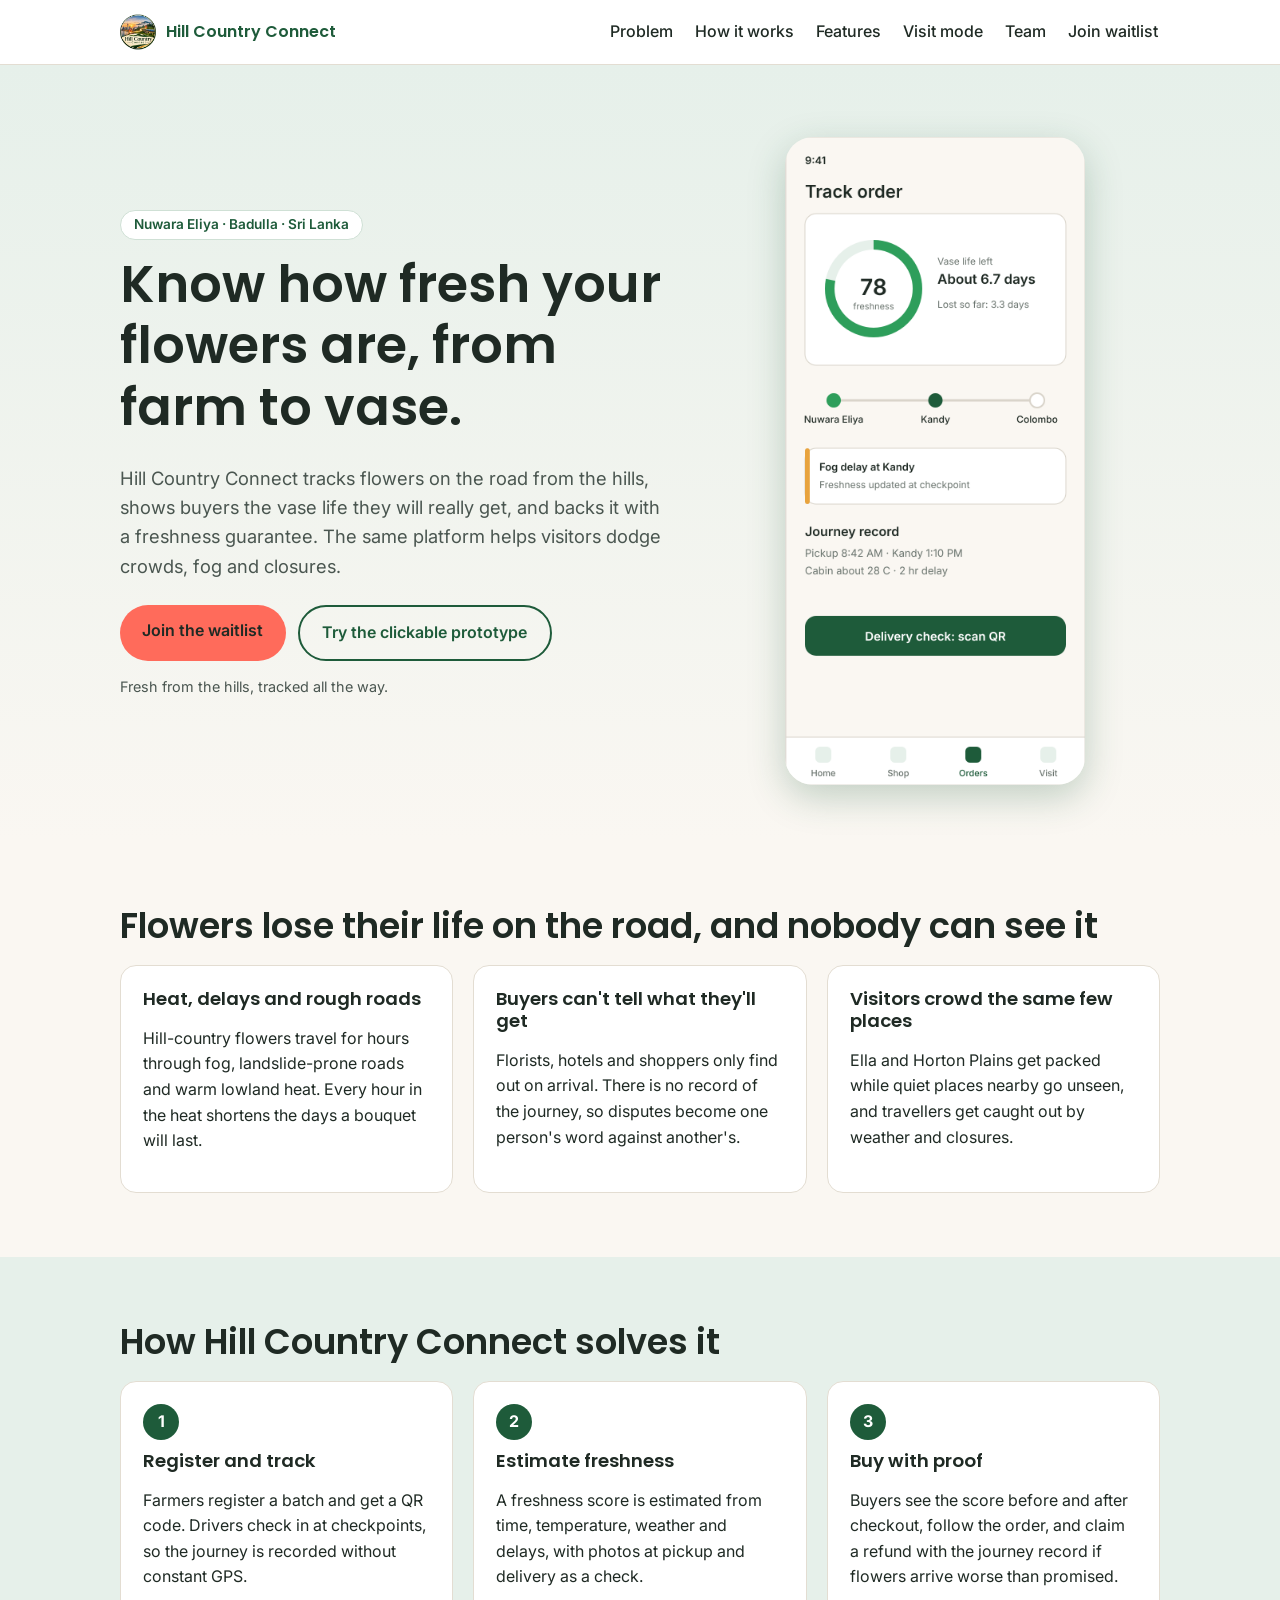
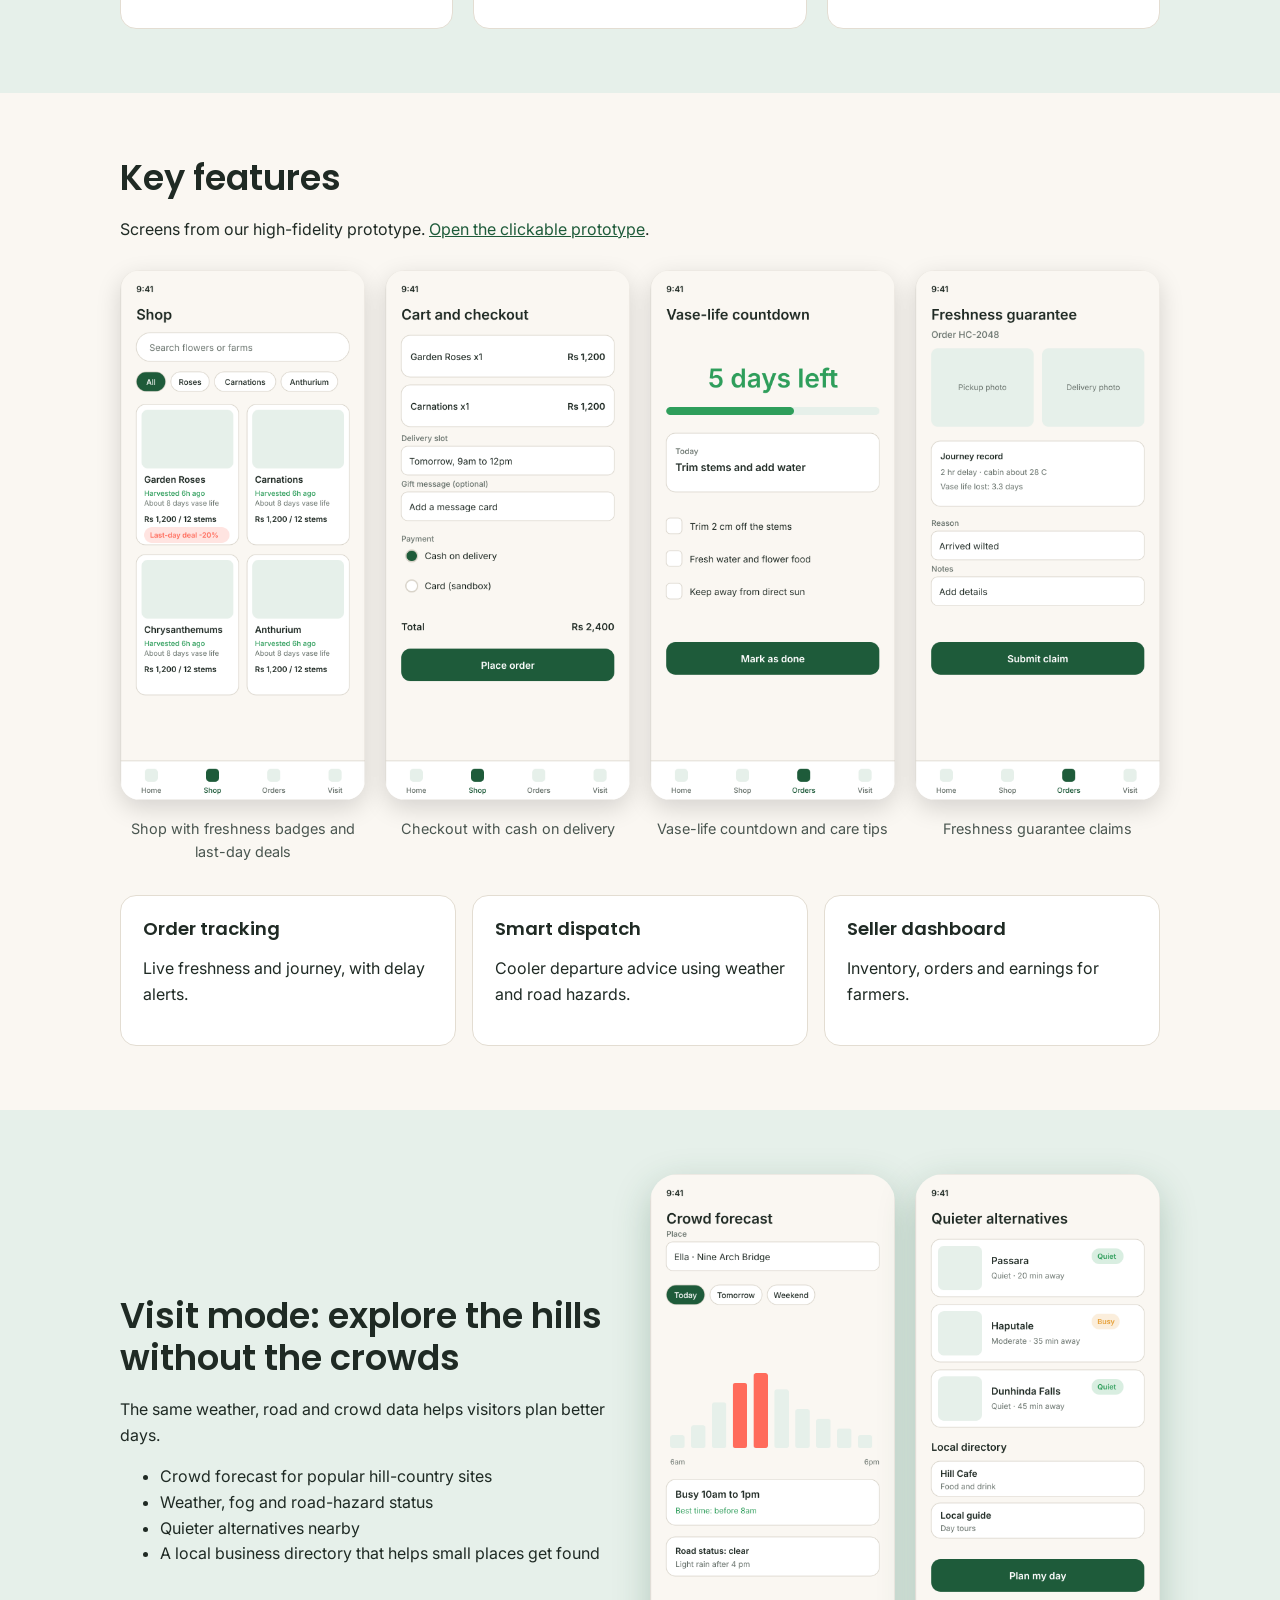
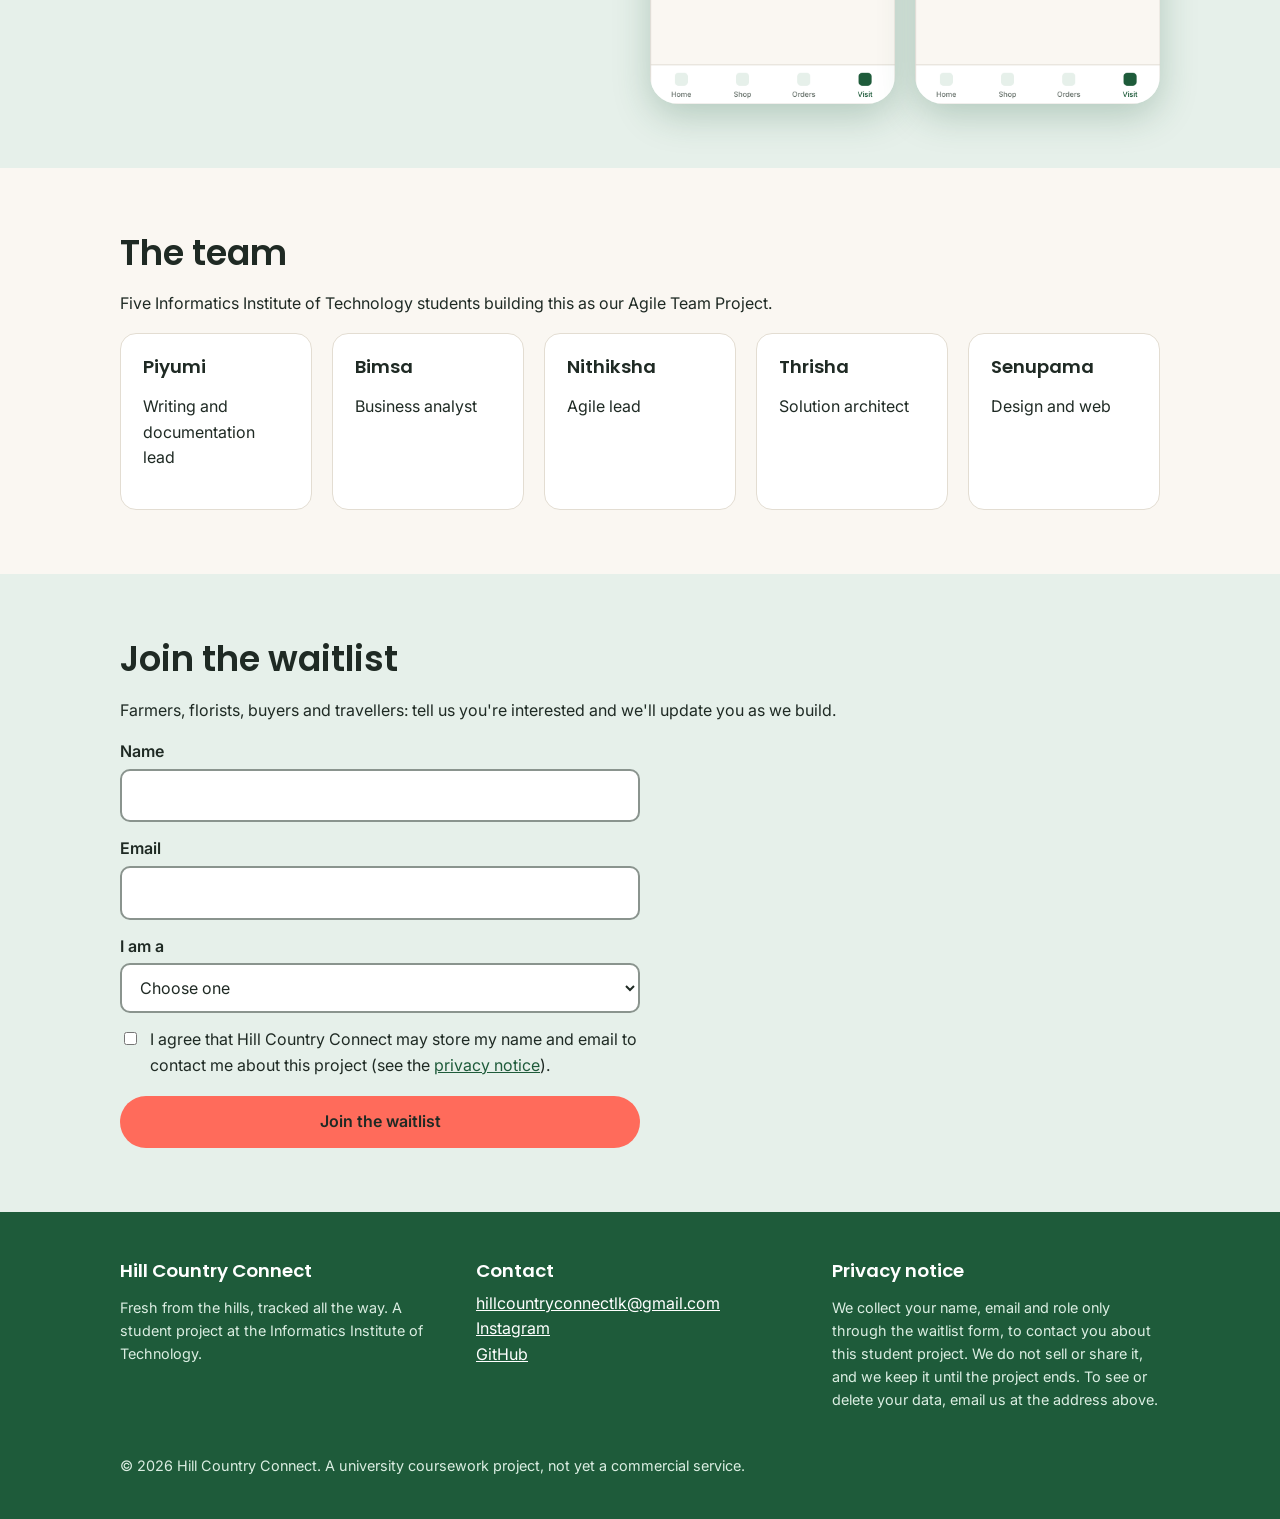
<file: index.html>
<!doctype html>
<html lang="en">
<head>
<meta charset="utf-8">
<meta name="viewport" content="width=device-width,initial-scale=1">
<title>Hill Country Connect | Know how fresh your flowers are, from farm to vase</title>
<meta name="description" content="Hill Country Connect tracks cut flowers from Nuwara Eliya and Badulla farms to your door, shows how much vase life is left, and helps visitors plan around hill-country crowds and weather.">
<link rel="icon" href="favicon.png" >
<link rel="canonical" href="https://hillcountryconnectlk.com/">
<meta property="og:type" content="website">
<meta property="og:title" content="Hill Country Connect: fresh from the hills, tracked all the way">
<meta property="og:description" content="Freshness-tracked flowers from Sri Lanka's hill country, plus a smarter way to visit it.">
<meta property="og:image" content="https://hillcountryconnectlk.com/og.png">
<meta property="og:url" content="https://hillcountryconnectlk.com/">
<meta name="twitter:card" content="summary_large_image">
<meta name="theme-color" content="#1E5B3A">
<link rel="preconnect" href="https://fonts.googleapis.com"><link rel="preconnect" href="https://fonts.gstatic.com" crossorigin>
<link href="https://fonts.googleapis.com/css2?family=Inter:wght@400;500;600&family=Poppins:wght@600&display=swap" rel="stylesheet">
<link rel="stylesheet" href="style.css">
</head>
<body>
<a class="skip" href="#main">Skip to main content</a>
<header class="site"><div class="wrap">
  <a class="brand" href="#top"><img src="logo.png" alt="" width="36" height="36"><span>Hill Country Connect</span></a>
  <nav aria-label="Main"><ul>
    <li><a href="#problem">Problem</a></li><li><a href="#how">How it works</a></li><li><a href="#features">Features</a></li><li><a href="#visit">Visit mode</a></li><li><a href="#team">Team</a></li><li><a href="#join">Join waitlist</a></li>
  </ul></nav>
</div></header>
<main id="main">
<section class="hero" id="top"><div class="wrap">
  <div>
    <span class="tag">Nuwara Eliya · Badulla · Sri Lanka</span>
    <h1>Know how fresh your flowers are, from farm to vase.</h1>
    <p class="lead">Hill Country Connect tracks flowers on the road from the hills, shows buyers the vase life they will really get, and backs it with a freshness guarantee. The same platform helps visitors dodge crowds, fog and closures.</p>
    <div class="cta"><a class="btn" href="#join">Join the waitlist</a><a class="btn alt" href="prototype/">Try the clickable prototype</a></div>
    <p class="small">Fresh from the hills, tracked all the way.</p>
  </div>
  <img class="phone" src="img/screen-8.png" alt="App screen showing an order's freshness score, days of vase life left and the journey from Nuwara Eliya to Colombo" width="750" height="1624">
</div></section>

<section id="problem"><div class="wrap">
  <h2>Flowers lose their life on the road, and nobody can see it</h2>
  <div class="grid g3">
    <div class="card"><h3>Heat, delays and rough roads</h3><p>Hill-country flowers travel for hours through fog, landslide-prone roads and warm lowland heat. Every hour in the heat shortens the days a bouquet will last.</p></div>
    <div class="card"><h3>Buyers can't tell what they'll get</h3><p>Florists, hotels and shoppers only find out on arrival. There is no record of the journey, so disputes become one person's word against another's.</p></div>
    <div class="card"><h3>Visitors crowd the same few places</h3><p>Ella and Horton Plains get packed while quiet places nearby go unseen, and travellers get caught out by weather and closures.</p></div>
  </div>
</div></section>

<section class="soft" id="how"><div class="wrap">
  <h2>How Hill Country Connect solves it</h2>
  <div class="grid g3">
    <div class="card"><span class="num" aria-hidden="true">1</span><h3>Register and track</h3><p>Farmers register a batch and get a QR code. Drivers check in at checkpoints, so the journey is recorded without constant GPS.</p></div>
    <div class="card"><span class="num" aria-hidden="true">2</span><h3>Estimate freshness</h3><p>A freshness score is estimated from time, temperature, weather and delays, with photos at pickup and delivery as a check.</p></div>
    <div class="card"><span class="num" aria-hidden="true">3</span><h3>Buy with proof</h3><p>Buyers see the score before and after checkout, follow the order, and claim a refund with the journey record if flowers arrive worse than promised.</p></div>
  </div>
</div></section>

<section id="features"><div class="wrap">
  <h2>Key features</h2>
  <p>Screens from our high-fidelity prototype. <a href="prototype/">Open the clickable prototype</a>.</p>
  <div class="shots">
    <figure><img src="img/screen-5.png" alt="Shop screen listing bouquets with freshness badges and a last-day deal" width="750" height="1624" loading="lazy"><figcaption>Shop with freshness badges and last-day deals</figcaption></figure>
    <figure><img src="img/screen-7.png" alt="Cart and checkout with delivery slot, cash on delivery and card options" width="750" height="1624" loading="lazy"><figcaption>Checkout with cash on delivery</figcaption></figure>
    <figure><img src="img/screen-9.png" alt="Vase-life countdown screen with care reminders" width="750" height="1624" loading="lazy"><figcaption>Vase-life countdown and care tips</figcaption></figure>
    <figure><img src="img/screen-10.png" alt="Freshness guarantee claim with pickup and delivery photos and journey record" width="750" height="1624" loading="lazy"><figcaption>Freshness guarantee claims</figcaption></figure>
  </div>
  <div class="feat" style="margin-top:32px">
    <div class="card"><h3>Order tracking</h3><p>Live freshness and journey, with delay alerts.</p></div>
    <div class="card"><h3>Smart dispatch</h3><p>Cooler departure advice using weather and road hazards.</p></div>
    <div class="card"><h3>Seller dashboard</h3><p>Inventory, orders and earnings for farmers.</p></div>
  </div>
</div></section>

<section class="soft" id="visit"><div class="wrap">
  <div class="grid g2" style="align-items:center">
    <div>
      <h2>Visit mode: explore the hills without the crowds</h2>
      <p>The same weather, road and crowd data helps visitors plan better days.</p>
      <ul>
        <li>Crowd forecast for popular hill-country sites</li>
        <li>Weather, fog and road-hazard status</li>
        <li>Quieter alternatives nearby</li>
        <li>A local business directory that helps small places get found</li>
      </ul>
    </div>
    <div class="grid g2">
      <img class="phone" src="img/screen-11.png" alt="Crowd forecast screen showing busy hours and the best time to visit" width="750" height="1624" loading="lazy">
      <img class="phone" src="img/screen-12.png" alt="Screen suggesting quieter alternative places and local businesses" width="750" height="1624" loading="lazy">
    </div>
  </div>
</div></section>

<section id="team"><div class="wrap">
  <h2>The team</h2>
  <p>Five Informatics Institute of Technology students building this as our Agile Team Project.</p>
  <div class="grid g5">
    <div class="card"><h3>Piyumi</h3><p>Writing and documentation lead</p></div>
    <div class="card"><h3>Bimsa</h3><p>Business analyst</p></div>
    <div class="card"><h3>Nithiksha</h3><p>Agile lead</p></div>
    <div class="card"><h3>Thrisha</h3><p>Solution architect</p></div>
    <div class="card"><h3>Senupama</h3><p>Design and web</p></div>
  </div>
</div></section>

<section class="soft" id="join"><div class="wrap">
  <h2>Join the waitlist</h2>
  <p>Farmers, florists, buyers and travellers: tell us you're interested and we'll update you as we build.</p>
  <form name="waitlist" method="POST" action="thanks.html" data-netlify="true" netlify-honeypot="bot-field">
    <input type="hidden" name="form-name" value="waitlist">
    <p class="hp"><label>Leave this empty <input name="bot-field" tabindex="-1" autocomplete="off"></label></p>
    <div><label for="name">Name</label><input id="name" name="name" autocomplete="name" required></div>
    <div><label for="email">Email</label><input id="email" name="email" type="email" autocomplete="email" required></div>
    <div><label for="role">I am a</label>
      <select id="role" name="role" required><option value="">Choose one</option><option>Flower farmer</option><option>Driver or collector</option><option>Florist, hotel or buyer</option><option>Traveller or tourist</option><option>Other</option></select></div>
    <label class="check"><input type="checkbox" name="consent" required> <span>I agree that Hill Country Connect may store my name and email to contact me about this project (see the <a href="#privacy">privacy notice</a>).</span></label>
    <button class="btn" type="submit">Join the waitlist</button>
  </form>
</div></section>
</main>

<footer><div class="wrap">
  <div class="cols">
    <div><h3>Hill Country Connect</h3><p class="small">Fresh from the hills, tracked all the way. A student project at the Informatics Institute of Technology.</p></div>
    <div><h3>Contact</h3><ul><li><a href="mailto:hillcountryconnectlk@gmail.com">hillcountryconnectlk@gmail.com</a></li><li><a href="https://www.instagram.com/hillcountry_connect">Instagram</a></li><!-- <li><a href="REPLACE_LINKEDIN_URL">LinkedIn</a></li> --><li><a href="https://github.com/hillcountryconnect">GitHub</a></li></ul></div>
    <div id="privacy"><h3>Privacy notice</h3><p class="small">We collect your name, email and role only through the waitlist form, to contact you about this student project. We do not sell or share it, and we keep it until the project ends. To see or delete your data, email us at the address above.</p></div>
  </div>
  <p class="small" style="margin-top:28px">© 2026 Hill Country Connect. A university coursework project, not yet a commercial service.</p>
</div></footer>
</body></html>
</file>
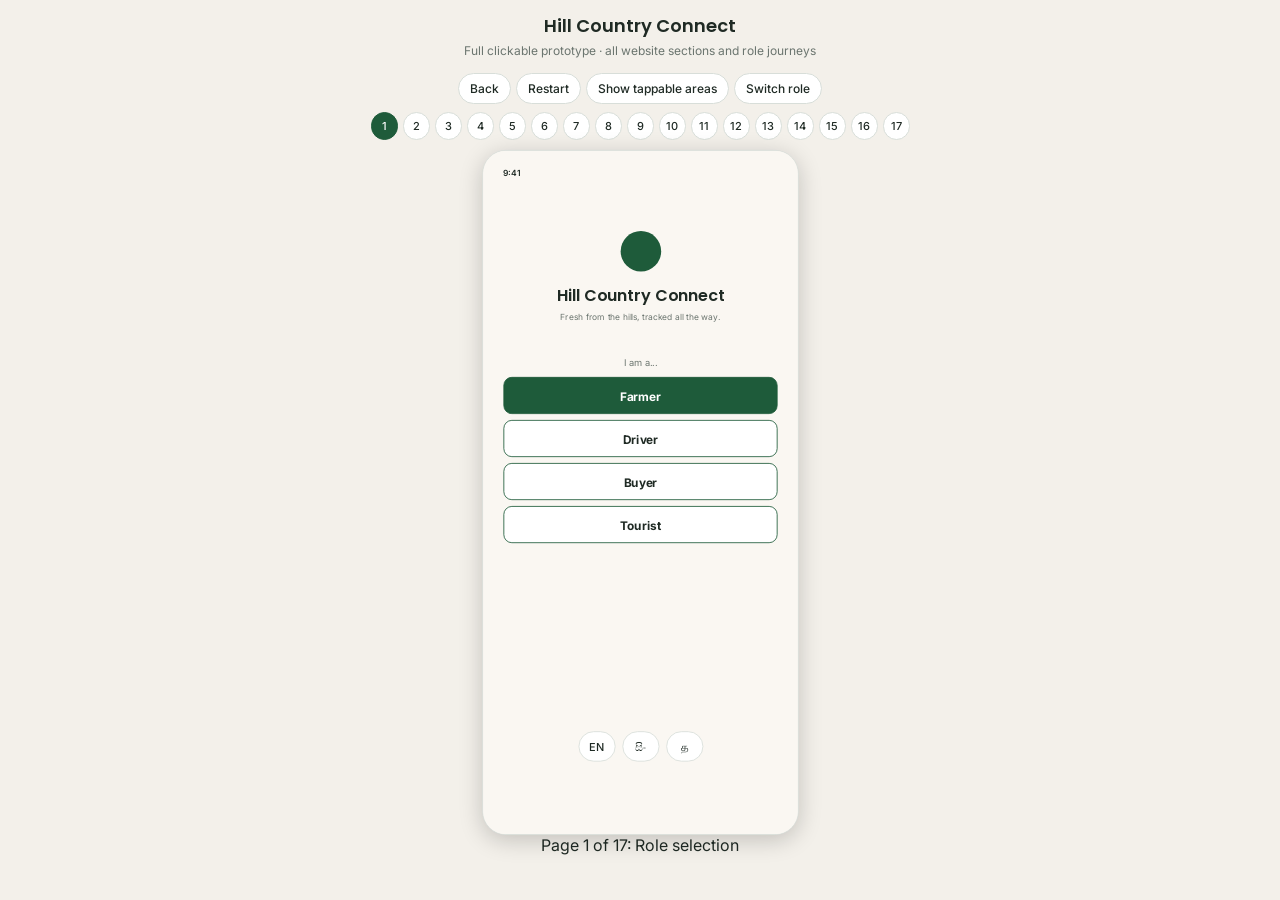
<file: prototype/index.html>
<!DOCTYPE html>
<html lang="en"><head><meta http-equiv="Content-Type" content="text/html; charset=UTF-8"><meta name="viewport" content="width=device-width,initial-scale=1,viewport-fit=cover"><title>Hill Country Connect · Full Clickable Prototype</title><link rel="preconnect" href="https://fonts.googleapis.com/"><link href="https://fonts.googleapis.com/css2?family=Inter:wght@400;500;600;700&family=Poppins:wght@600&display=swap" rel="stylesheet">
<style>
:root{--bg:#F3F0EA;--fg:#1F2A24;--sub:#6B756F;--card:#fff;--line:#D8DED9;--pri:#1E5B3A;--pale:#E6F0EA;--coral:#FF6B5B}*{box-sizing:border-box}body{margin:0;background:var(--bg);color:var(--fg);font-family:Inter,Arial,sans-serif;display:flex;flex-direction:column;align-items:center;min-height:100vh}header{width:100%;max-width:680px;padding:12px 16px 3px;text-align:center}header h1{font:600 18px Poppins,Inter;margin:0}header p{margin:4px 0 8px;font-size:12px;color:var(--sub)}button{font:500 12px Inter,Arial;color:var(--fg);background:white;border:1px solid var(--line);border-radius:999px;padding:7px 11px;cursor:pointer}.toolbar,.jumps{display:flex;flex-wrap:wrap;justify-content:center;gap:5px;padding:4px 10px}.jumps button{min-width:27px;padding:6px 0;font-size:11px}.jumps button[aria-current=true]{background:var(--pri);color:#fff;border-color:var(--pri)}.stage{width:375px;height:812px;position:relative;margin-top:6px;transform-origin:top center}.phone{position:absolute;inset:0;width:375px;height:812px;border:1px solid var(--line);border-radius:28px;background:#FAF7F2;box-shadow:0 6px 28px #0003;overflow:hidden}.welcome{position:absolute;inset:0;display:flex;flex-direction:column;align-items:center;padding:20px 24px;background:#FAF7F2}.status{height:23px;align-self:stretch;font-size:10px;font-weight:600}.welcome-mark{width:48px;height:48px;border-radius:50%;background:var(--pri);margin-top:52px}.welcome h2{font:600 19px Poppins,Inter;margin:14px 0 4px}.welcome>p{font-size:10px;color:var(--sub);margin:0}.welcome-prompt{margin-top:42px!important;font-size:11px!important}.welcome-roles{margin-top:10px;width:100%;display:grid;gap:7px}.welcome-roles button{height:39px;border-radius:10px;font-weight:700;border:1px dashed var(--coral);background:#e9e1dc}.welcome-roles button:first-child{background:var(--pri);color:white}.languages{margin-top:auto;margin-bottom:66px;color:var(--sub);font-size:10px}.app-head{height:122px;padding:10px 17px 8px;background:#FAF7F2;border-bottom:1px solid #eae6de}.headrow{display:flex;align-items:center;justify-content:space-between;height:20px;font-size:9px;color:var(--sub)}.app-head h2{font:600 17px Poppins,Inter;margin:9px 0 7px}.role-switch{display:flex;gap:4px;overflow:auto}.role-switch button{font-size:9px;padding:5px 8px;white-space:nowrap}.role-switch button.active{background:var(--pri);color:white;border-color:var(--pri)}.scroll{position:absolute;top:122px;bottom:59px;left:0;right:0;overflow-y:auto;padding:13px 14px 17px;scrollbar-width:thin}.bottom{position:absolute;bottom:0;left:0;right:0;height:59px;background:#fff;border-top:1px solid var(--line);display:grid;grid-template-columns:repeat(5,1fr);z-index:2}.bottom button{border:0;border-radius:0;background:transparent;padding:5px 1px;color:var(--sub);font-size:8px;display:flex;flex-direction:column;align-items:center;justify-content:center;gap:4px}.bottom button.active{color:var(--pri);font-weight:700}.bottom i{font-style:normal;font-size:15px}.card{background:#fff;border:1px solid var(--line);border-radius:12px;padding:13px;margin-bottom:10px}.eyebrow{font-size:8px;letter-spacing:.8px;color:var(--sub);font-weight:700;text-transform:uppercase;margin:0 0 6px}.title{font:600 16px Poppins,Inter;margin:0 0 8px}.copy{font-size:10px;line-height:1.55;color:var(--sub);margin:4px 0}.small{font-size:9px;color:var(--sub);line-height:1.5}.pill{display:inline-block;background:#e6f0ea;color:var(--pri);padding:4px 7px;border-radius:20px;font-size:8px;font-weight:700}.btn{border:0;border-radius:9px;background:var(--pri);color:#fff;padding:10px 12px;font-size:10px;font-weight:700;cursor:pointer}.btn.full{width:100%}.btn.secondary{background:#e6f0ea;color:var(--pri)}.btn.ghost{background:white;border:1px solid var(--line);color:var(--pri)}.row{display:flex;align-items:center;justify-content:space-between;gap:8px;padding:10px 0;border-top:1px solid #edf0ec}.row:first-child{border-top:0}.row b{font-size:10px}.row small{display:block;font-size:8px;color:var(--sub);margin-top:3px}.stats{display:grid;grid-template-columns:repeat(3,1fr);gap:6px;margin-bottom:9px}.stat{padding:10px 8px;background:#fff;border:1px solid var(--line);border-radius:10px}.stat small{display:block;font-size:8px;color:var(--sub)}.stat b{font-size:13px;display:block;margin-top:5px}.weather{display:flex;align-items:center;gap:9px}.weather-icon{font-size:20px}.weather strong{font-size:11px}.weather small{display:block;font-size:8px;color:var(--sub);margin-top:4px}.live{font-size:7px!important;color:var(--pri)!important;font-weight:700}.notice{background:#F2F6F2;color:#506459;border:1px solid #DEE7DF;border-radius:9px;padding:10px;font-size:9px;line-height:1.5;margin:8px 0}.risk{color:#a4691e}.ring{width:54px;height:54px;border:5px solid #dcebdc;border-top-color:var(--pri);border-radius:50%;display:grid;place-items:center;font-weight:700;color:var(--pri);font-size:12px;flex:0 0 auto}.split{display:flex;align-items:center;gap:12px}.field{display:flex;flex-direction:column;gap:5px;font-size:9px;font-weight:600;color:#52645d;margin:8px 0}.field input,.field select,.field textarea,.search{border:1px solid var(--line);border-radius:8px;padding:9px;font:10px Inter,Arial;background:#fff;color:var(--fg);width:100%}.field textarea{height:108px;resize:vertical}.grid2{display:grid;grid-template-columns:1fr 1fr;gap:7px}.badge{font-size:8px;border-radius:10px;padding:4px 7px;background:#f2f4f0;color:var(--sub)}.timeline{padding-left:13px;border-left:2px solid #dce7dd;margin:12px 0}.timeline .stop{position:relative;padding:0 0 12px;font-size:9px}.timeline .stop:before{content:'';position:absolute;left:-18px;top:1px;width:8px;height:8px;border:2px solid var(--pri);border-radius:50%;background:white}.timeline small{display:block;color:var(--sub);margin-top:3px}.mapbox{height:195px;border-radius:10px;overflow:hidden;background:#e7ede6;position:relative;margin:8px 0}.mapbox #routeMapCanvas{width:100%;height:100%}.mapbox .maptag{z-index:500}.map-error{position:absolute;z-index:500;bottom:8px;left:8px;right:8px;background:#fff;border-radius:7px;padding:7px;font-size:8px;color:#8a4a3d;box-shadow:0 2px 8px #0002}.maptag{position:absolute;top:8px;left:8px;background:white;border-radius:8px;padding:7px 9px;font-size:8px;color:var(--sub);box-shadow:0 2px 8px #0002}.maptag b{display:block;font-size:11px;color:var(--fg);margin-top:3px}.tabrow{display:flex;gap:5px;overflow:auto;margin:8px 0}.tabrow button{font-size:8px;padding:6px 8px;white-space:nowrap}.tabrow button.active{background:#e6f0ea;color:var(--pri)}.crop{border-top:1px solid #edf0ec;padding:10px 2px;display:flex;justify-content:space-between;align-items:center;font-size:9px;cursor:pointer}.crop:first-of-type{border-top:0}.crop small{display:block;color:var(--sub);margin-top:3px}.alertitem{display:flex;gap:9px;padding:10px 0;border-top:1px solid #edf0ec;font-size:9px}.alerticon{width:25px;height:25px;display:grid;place-items:center;background:#fbf2df;border-radius:8px;flex:none}.alertitem b{font-size:9px}.alertitem small{display:block;color:var(--sub);margin-top:4px;line-height:1.45}.product{display:flex;gap:9px;align-items:center;padding:10px 0;border-top:1px solid #edf0ec}.flower{width:39px;height:39px;border-radius:9px;background:#f3e1e5;display:grid;place-items:center;font-size:19px;flex:none}.product b{font-size:10px}.product small{display:block;color:var(--sub);font-size:8px;margin-top:3px}.photo{height:72px;background:#edf1eb;border-radius:9px;display:grid;place-items:center;color:var(--sub);font-size:9px}.footnote{font-size:8px;color:var(--sub);line-height:1.5}.place{padding:11px;background:#f6f7f3;border-radius:9px;margin:7px 0}.place b{font-size:10px}.place small{display:block;color:var(--sub);margin-top:4px}.hidden{display:none!important}.toast{position:fixed;bottom:20px;left:50%;transform:translateX(-50%);background:#20352b;color:white;padding:9px 13px;border-radius:9px;z-index:8;font-size:10px;opacity:0;transition:.2s}.toast.show{opacity:1}.show .phone button[data-page],.show .phone button[data-role],.show .phone button[data-action]{outline:1px dashed var(--coral)}
@media(max-width:600px){header{padding-top:9px}.stage{margin-top:4px}.toolbar button{font-size:10px}.jumps{max-width:440px}.cap{margin-bottom:5px}}

/* readability and tap-target fixes */
.welcome-roles button{border:1px solid var(--pri);background:#fff;height:44px;font-size:14px}.welcome-roles button:first-child{background:var(--pri)}
.languages{display:flex;gap:8px;align-items:center;justify-content:center}.languages button{min-width:44px;min-height:36px;font-size:13px}
.copy{font-size:12px}.small{font-size:11px}.eyebrow{font-size:10px}.btn{font-size:12px;padding:12px 14px;min-height:40px}
.row b{font-size:12px}.row small{font-size:10px}.field{font-size:11px}.field input,.field select,.field textarea,.search{font-size:12px;padding:11px}
.bottom button{font-size:10px}.badge,.pill{font-size:10px}.notice{font-size:11px}.footnote{font-size:10px}
.product b{font-size:12px}.product small{font-size:10px}.stat small{font-size:10px}.stat b{font-size:15px}
.headrow{font-size:11px}.role-switch button{font-size:11px;padding:8px 11px}.tabrow button{font-size:11px;padding:8px 10px}
.weather strong{font-size:13px}.weather small{font-size:10px}.live{font-size:9px!important}
.alertitem b,.alertitem{font-size:11px}.crop{font-size:11px}.timeline .stop{font-size:11px}.place b{font-size:12px}
</style></head><body>
<header><h1>Hill Country Connect</h1><p>Full clickable prototype · all website sections and role journeys</p></header>
<div class="toolbar"><button id="back">Back</button><button id="restart">Restart</button><button id="toggle">Show tappable areas</button><button id="rotate">Switch role</button></div><div class="jumps" id="jumps"></div><div class="stage" id="stage"></div><div class="cap" id="cap"></div><div id="toast" class="toast"></div>
<script>
const pages=[
['welcome','Role selection'],['overview','Overview dashboard'],['batches','My batches and notebook'],['routes','Routes map'],['care','Care guide'],['alerts','Alerts and barriers'],['register','Register a batch'],['seller','Farmer seller dashboard'],['driver','Driver route and checkpoint'],['shop','Buyer flower shop'],['product','Product details'],['cart','Cart and checkout'],['track','Track order'],['countdown','Vase-life care'],['guarantee','Freshness guarantee'],['crowd','Tourist crowd forecast'],['places','Quieter places and directory']
];let page='welcome',role='Farmer',hist=['welcome'],batch='HC–2048',category='All',query='',map=null,routeLayer=null,routeRequest=0,leafletPromise=null;
const navPages=[['overview','⌂','Home'],['batches','✿','Batches'],['routes','↗','Routes'],['care','▤','Care'],['alerts','!','Alerts']];
const batches=[['HC–2048','Roses','120 stems · Nuwara Eliya → Colombo','In transit','78%'],['HC–2046','Carnations','240 stems · Ragala → Kandy','Delivered','88%'],['HC–2045','Chrysanthemums','180 stems · Nuwara Eliya → Colombo','In transit','81%']];
function btn(text,target,kind='btn'){return '<button class="'+kind+'" data-page="'+target+'">'+text+'</button>'}
function card(title,body,eyebrow=''){return '<section class="card">'+(eyebrow?'<p class="eyebrow">'+eyebrow+'</p>':'')+(title?'<h3 class="title">'+title+'</h3>':'')+body+'</section>'}
function weatherCard(){return '<section class="card weather"><span class="weather-icon" id="weatherIcon">⛅</span><div><strong id="weatherValue">Weather updating…</strong><small id="weatherDetails">Nuwara Eliya · Sri Lanka</small><small id="weatherUpdated" class="live">Connecting to live weather</small></div></section>'}
function routeMap(){return '<div class="mapbox"><div id="routeMapCanvas" aria-label="Interactive road route map"></div><div class="maptag"><span>Estimated drive</span><b id="eta">Finding route…</b></div></div>'}
function roleHome(){return ({Farmer:'register',Driver:'driver',Buyer:'shop',Tourist:'crowd'})[role]}
function bodyFor(id){
if(id==='overview')return '<p class="eyebrow" id="localClock">— · SRI LANKA TIME</p><h3 class="title" id="greeting">Good morning</h3><p class="copy">Here’s what’s happening across your flower journeys.</p>'+weatherCard()+'<div class="stats"><div class="stat"><small>Batches</small><b>3</b></div><div class="stat"><small>Freshness average</small><b>82%</b></div><div class="stat"><small>On the road</small><b>2</b></div></div>'+card('Roses to Colombo','<div class="split"><div class="ring">78</div><div><b style="font-size:10px">About 6.7 days left</b><p class="small">Temperature risk: Watch · cabin about 28°C</p><p class="small">Lost so far: 3.3 vase-life days</p></div></div><div class="timeline"><div class="stop"><b>Nuwara Eliya</b><small>Picked up · 8:42 AM</small></div><div class="stop"><b>Kandy</b><small>Current checkpoint · Fog delay</small></div><div class="stop"><b>Colombo</b><small>Destination · ETA 2:35 PM</small></div></div>'+btn('Check in at Kandy','driver')+' '+btn('View route','routes','btn secondary'),'JOURNEY IN PROGRESS · HC–2048')+card('Barriers and next steps','<div class="notice"><b>Fog or rain delay</b><br>Low visibility may add 2 hours. Review dispatch timing and check road conditions.</div><p class="copy">Also monitor road closures, tourist traffic, cabin heat, rough handling, long stops and delivery evidence.</p>'+btn('See all alerts','alerts','btn ghost'))+card('Quick actions',btn('Register a batch','register')+' '+btn('Open my batches','batches','btn secondary'));
if(id==='batches')return '<p class="eyebrow">FRESH CHAIN · WORKSPACE</p><p class="copy">Choose a harvest to see its journey details and private notes saved on this device.</p><div class="tabrow">'+batches.map(b=>'<button data-batch="'+b[0]+'" class="'+(batch===b[0]?'active':'')+'">'+b[0]+'</button>').join('')+'</div>'+card('Batch notebook',(function(){let b=batches.find(x=>x[0]===batch)||batches[0];return '<div class="row"><div><b>'+b[1]+' · '+b[0]+'</b><small>'+b[2]+'</small></div><span class="pill">'+b[3]+'</span></div><label class="field">Notes for this batch<textarea id="notes" placeholder="Harvest details, handling notes, buyer instructions, delivery updates…"></textarea></label><p class="small" id="savedNote">Saved automatically on this device</p>'})(),'BATCH NOTEBOOK')+card('Journey record','<div class="row"><div><b>Harvest and pickup</b><small>Nuwara Eliya · 8:42 AM</small></div><span class="pill">Recorded</span></div><div class="row"><div><b>Checkpoint</b><small>Kandy · awaiting driver check-in</small></div><span class="badge">In progress</span></div><div class="row"><div><b>Destination</b><small>Colombo flower market</small></div></div>'+btn('Open driver journey','driver'));
if(id==='routes')return '<p class="eyebrow">DRIVING DIRECTIONS</p><p class="copy">Choose a start and destination to view a route and travel-time estimate. Open directions in Google Maps for live traffic.</p>'+card('Plan a route','<div class="grid2"><label class="field">From<select id="routeFrom"><option>Nuwara Eliya</option><option selected>Kandy</option><option>Badulla</option><option>Ella</option><option>Haputale</option><option>Colombo</option><option>Galle</option></select></label><label class="field">To<select id="routeTo"><option>Nuwara Eliya</option><option>Kandy</option><option selected>Colombo</option><option>Badulla</option><option>Ella</option><option>Haputale</option><option>Galle</option></select></label></div><div class="row"><div><small>Estimated drive</small><b id="routeEta">Finding route…</b></div><div><small>Distance</small><b id="routeDistance">—</b></div></div>'+routeMap()+'<a class="btn secondary" id="googleLink" href="https://www.google.com/maps/dir/?api=1&origin=Kandy&destination=Colombo&travelmode=driving" target="_blank" rel="noreferrer">Open Google Maps ↗</a><p class="footnote">Fastest route estimate; live traffic is not included. Map data © OpenStreetMap contributors · Routing by OSRM.</p>','ROUTE PLANNER')+card('Driver route','<p class="copy">The Driver pathway opens with the current sample trip: Kandy to Colombo.</p>'+btn('Open driver pathway','driver'));
if(id==='care')return '<p class="eyebrow">CROP CARE GUIDE</p><p class="copy">Search flowers and vegetables for transport targets, harvest advice, packaging, storage and handling risks. Values are literature-based starting estimates requiring local calibration.</p><input class="search" id="cropSearch" placeholder="Search crops">'+ '<div class="tabrow" id="cropFilters"><button class="active" data-filter="All">All</button><button data-filter="Flower">Flowers</button><button data-filter="Vegetable">Vegetables</button></div>'+card('Flower profiles','<div class="crop" data-crop="Rose" data-type="Flower"><span><b>Rose</b><small>0–2°C · 90–95% RH · 7–14 days in storage</small></span><span>›</span></div><div class="crop" data-crop="Carnation" data-type="Flower"><span><b>Carnation</b><small>0–2°C · 90–95% RH · 14–21 days in storage</small></span><span>›</span></div><div class="crop" data-crop="Chrysanthemum" data-type="Flower"><span><b>Chrysanthemum</b><small>0–2°C · 90–95% RH · 14–21 days in storage</small></span><span>›</span></div><div class="crop" data-crop="Alstroemeria" data-type="Flower"><span><b>Alstroemeria</b><small>0–2°C · 90–95% RH · 7–14 days in storage</small></span><span>›</span></div><div class="crop" data-crop="Anthurium" data-type="Flower"><span><b>Anthurium</b><small>13–15°C · protect from chilling</small></span><span>›</span></div><div class="crop" data-crop="Lily" data-type="Flower"><span><b>Lily</b><small>Cool, shaded handling · avoid crushing buds</small></span><span>›</span></div>')+card('Transport checklist','<label class="row"><span><input type="checkbox"> Harvest at recommended stage</span></label><label class="row"><span><input type="checkbox"> Move crop into shade</span></label><label class="row"><span><input type="checkbox"> Pre-cool within 1–2 hours</span></label><label class="row"><span><input type="checkbox"> Pack upright with ventilation</span></label><label class="row"><span><input type="checkbox"> Take pickup photo</span></label>')+'<p class="footnote">Profiles are starting estimates, not verified Sri Lankan operating limits. Calibrate with local transit experiments.</p>';
if(id==='alerts')return '<p class="eyebrow">BARRIERS & FIXES</p><p class="copy">Review conditions that can reduce freshness and choose a practical next step for each journey.</p>'+card('Dispatch recommendation','<div class="notice"><b>Fog expected — adjust the departure window</b><br>Review visibility and route conditions before leaving. A cooler evening trip may protect freshness.</div>'+btn('Open route planner','routes','btn secondary'))+['Fog or rain delay|Low visibility may add two hours. Check the forecast and move dispatch when safe.','Landslide or road closure|Confirm current road status before taking a detour. Compare the extra time and heat.','Tourist traffic|Ella and Nuwara Eliya peak periods may slow loads. Avoid busy hours where possible.','Hot vehicle|Use shade, airflow and suitable cooling. Do not leave flowers in a sun-heated cabin.','Rough handling|Pack upright, use sleeves and keep heavy loads off the crop.','Long stops|Set a stop-time limit and park out of direct sun.','Delivery dispute|Keep pickup and arrival photos, timestamps and checkpoint records together.'].map((x,i)=>{let s=x.split('|');return card('<span class="alertitem"><span class="alerticon">'+['☁','↗','♧','♨','▣','◷','✓'][i]+'</span><span><b>'+s[0]+'</b><small>'+s[1]+'</small></span></span>',btn('Review next step',i===6?'guarantee':'driver','btn ghost'))}).join('');
if(id==='register')return '<p class="eyebrow">NEW HARVEST · FARMER</p><p class="copy">Add crop and pickup details before your batch leaves the farm. Demo submission only.</p>'+card('Register a crop batch','<label class="field">Crop type<select><option>Flower</option><option>Vegetable</option></select></label><div class="grid2"><label class="field">Crop<select><option>Rose</option><option>Carnation</option><option>Chrysanthemum</option><option>Anthurium</option></select></label><label class="field">Quantity<input type="number" value="120"></label></div><label class="field">Harvest time<input type="datetime-local"></label><label class="field">Destination<input value="Colombo flower market"></label><label class="field">Packaging<select><option>Cool box + wet wrap</option><option>Ventilated carton</option><option>Upright crate</option></select></label><label class="field">Harvest photo<input type="file" accept="image/*" capture="environment"></label><button class="btn full" data-action="register">Create batch and QR</button>','BATCH DETAILS');
if(id==='seller')return '<p class="eyebrow">FARMER SPACE · YOUR HARVEST</p><div class="stats"><div class="stat"><small>Active listings</small><b>8</b></div><div class="stat"><small>Month earnings</small><b>Rs 84,500</b></div><div class="stat"><small>Freshness</small><b>82%</b></div></div>'+card('Your batches',batches.map(b=>'<div class="row"><div><b>'+b[1]+' · '+b[0]+'</b><small>'+b[2]+'</small></div><span class="pill">'+b[4]+'</span></div>').join('')+btn('+ Add listing','register'))+card('Batch tools','<p class="copy">Keep harvest notes and check the trip record for each batch.</p>'+btn('Open batch notebook','batches','btn secondary')+' '+btn('View route','routes','btn ghost'));
if(id==='driver')return '<p class="eyebrow">BATCH HC–2048 · ROSES TO COLOMBO</p><p class="copy">Follow the planned route, check each stop and keep the flowers shaded throughout the trip.</p>'+card('Journey checkpoints','<div class="timeline"><div class="stop"><b>Nuwara Eliya</b><small>Picked up · 8:42 AM · Complete</small></div><div class="stop"><b>Kandy</b><small>Current checkpoint · Fog delay may affect vase life</small></div><div class="stop"><b>Colombo</b><small>Destination · Delivery check required</small></div></div><div class="notice"><b>Pull into shade</b><br>Check in when you reach Kandy to update freshness and the shared journey record.</div>'+'<button class="btn" data-action="checkin">Scan batch QR · Check in</button>'+'<p class="footnote">Checkpoint preview is a demo; it does not access continuous GPS.</p>','DRIVER PATHWAY')+card('Driver route to destination','<div class="grid2"><label class="field">From<select id="driverFrom"><option>Nuwara Eliya</option><option selected>Kandy</option><option>Badulla</option><option>Ella</option><option>Colombo</option></select></label><label class="field">To<select id="driverTo"><option>Nuwara Eliya</option><option>Kandy</option><option selected>Colombo</option><option>Badulla</option><option>Ella</option></select></label></div><div class="row"><div><small>Estimated drive</small><b id="driverEta">Finding route…</b></div><div><small>Distance</small><b id="driverDistance">—</b></div></div>'+routeMap()+'<a class="btn secondary" id="driverGoogle" href="https://www.google.com/maps/dir/?api=1&origin=Kandy&destination=Colombo&travelmode=driving" target="_blank" rel="noreferrer">Open Google Maps ↗</a><p class="footnote">Route estimate excludes live traffic.</p>','DRIVING DIRECTIONS');
if(id==='shop')return '<p class="eyebrow">BUYER SPACE · VERIFIED LOCAL FARMS</p><p class="copy">Browse fresh cut flowers by name and farm.</p><input class="search" id="shopSearch" placeholder="Search flowers or farms"><div class="tabrow">'+['All','Roses','Carnations','Anthurium','Chrysanthemums'].map(x=>'<button class="'+(category===x?'active':'')+'" data-category="'+x+'">'+x+'</button>').join('')+'</div>'+card('Fresh listings',['Garden Roses|Nuwara Eliya Blooms|Rs 1,200 / 12 stems','Carnations|Ragala Flower Farm|Rs 1,200 / 12 stems','Chrysanthemums|Hilltop Growers|Rs 960 / 12 stems|deal','Anthurium|Badulla Blooms|Rs 1,500 / 6 stems'].map(x=>{let a=x.split('|');return '<div class="product"><span class="flower">✿</span><span style="flex:1"><b>'+a[0]+'</b><small>'+a[1]+' · '+(a[3]?'Harvested 4 days ago · About 3 days vase life':'Harvested 6h ago · About 8 days vase life')+'</small>'+(a[3]?'<span class="pill" style="background:#fde8e4;color:#8f2f22;margin-top:4px">Last-day deal −20%</span>':'')+'</span><b>'+a[2]+'</b><button data-page="product" class="btn secondary">View</button></div>'}).join('')+btn('View cart','cart','btn ghost'))+card('Freshness promise','<p class="copy">Follow the batch checkpoints from pickup to delivery. A freshness guarantee flow is available if flowers arrive damaged or wilted.</p>'+btn('Track sample order','track','btn secondary'));
if(id==='product')return '<p class="eyebrow">VERIFIED FARM · HARVESTED 6H AGO</p>'+card('Garden Roses','<div class="photo" style="height:115px;font-size:32px">✿ ✿ ✿</div><p class="copy">Picked at dawn and kept cool during transport. About 8 days of vase life expected.</p><div class="row"><span class="small">Nuwara Eliya Blooms · ★ 4.8</span><b>Rs 1,200 / 12 stems</b></div><div class="notice">Journey record available · freshness estimate shown separately from buyer condition confirmation.</div>'+btn('Add to cart','cart')+' '+btn('Back to shop','shop','btn ghost'));
if(id==='cart')return '<p class="eyebrow">YOUR FLOWERS</p>'+card('Cart and checkout','<div class="row"><div><b>Garden Roses × 1</b><small>12 stems · Rs 1,200</small></div><span>−　1　+</span></div><label class="field">Delivery slot<select><option>Tomorrow · 9am to 12pm</option><option>Tomorrow · 12pm to 3pm</option></select></label><label class="field">Payment<select><option>Cash on delivery</option><option>Card (demo only)</option></select></label><label class="field">Gift message<textarea placeholder="Add a message card"></textarea></label><div class="row"><b>Total</b><b>Rs 1,200</b></div>'+btn('Place demo order','track')+'<p class="footnote">Demo checkout only. No payment is collected.</p>');
if(id==='track')return '<p class="eyebrow">ORDER HC–2048 · JOURNEY RECORD</p>'+card('Vase life left','<div class="split"><div class="ring">78</div><div><b style="font-size:14px">About 6.7 days</b><p class="small">Estimated freshness remaining</p><p class="small">Lost so far: 3.3 days</p></div></div><div class="timeline"><div class="stop"><b>Nuwara Eliya</b><small>Pickup · 8:42 AM</small></div><div class="stop"><b>Kandy</b><small>Checkpoint · 1:10 PM · Fog delay</small></div><div class="stop"><b>Colombo</b><small>Destination · In transit</small></div></div><div class="notice"><b>Journey conditions</b><br>Cabin about 28°C · 2-hour delay · shared freshness estimate.</div>'+btn('Vase-life care','countdown','btn secondary')+' '+btn('Freshness guarantee','guarantee','btn ghost'));
if(id==='countdown')return '<p class="eyebrow">ORDER HC–2048 · CARE GUIDE</p>'+card('Help your flowers last longer','<div class="split"><div class="ring">6</div><div><b style="font-size:16px">About 6 days left</b><p class="small">Today: trim stems and add water</p></div></div><p class="copy">Complete each care step as you prepare your flowers for display.</p>'+['Trim 2 cm off the stems','Use fresh water and flower food','Keep away from direct sun','Change water regularly','Remove leaves below the water line'].map(x=>'<label class="row"><span><input type="checkbox"> '+x+'</span></label>').join('')+btn('Save care steps','track','btn secondary'));
if(id==='guarantee')return '<p class="eyebrow">ORDER HC–2048</p>'+card('Freshness guarantee','<div class="grid2"><div class="photo">Pickup photo</div><div class="photo">Delivery photo</div></div><div class="notice"><b>Shared journey evidence</b><br>2-hour delay · cabin about 28°C · estimated 3.3 days vase life lost.</div><label class="field">Reason<select><option>Arrived wilted</option><option>Damaged during delivery</option><option>Different from listing</option></select></label><label class="field">Notes<textarea placeholder="Describe the flowers on arrival"></textarea></label><label class="field">Delivery photo<input type="file" accept="image/*" capture="environment"></label>'+'<button class="btn" data-action="claim">Submit demo claim</button>'+'<p class="footnote">Preview only: details are not sent to a seller.</p>');
if(id==='crowd')return '<p class="eyebrow">VISIT MODE · LIVE WEATHER</p>'+card('Hill country conditions','<div class="weather"><span class="weather-icon" id="tourWeatherIcon">⛅</span><div><strong id="tourWeatherValue">Updating…</strong><small id="tourWeatherDetails">Nuwara Eliya</small></div></div><div class="row"><span class="small">Feels like</span><b id="feels">—</b></div><div class="row"><span class="small">Humidity</span><b id="humidity">—</b></div><div class="row"><span class="small">Next-hour rain</span><b id="rain">—</b></div><p class="footnote">Weather updates periodically · Data by Open-Meteo</p>','LIVE WEATHER')+card('Crowd forecast preview','<label class="field">Place<select><option>Ella · Nine Arch Bridge</option><option>Little Adam’s Peak</option><option>Horton Plains</option><option>Dunhinda Falls</option></select></label><label class="field">When<select><option>Today</option><option>Tomorrow</option><option>Weekend</option></select></label><div class="row"><b>Busy period</b><span class="badge">10am–1pm</span></div><div class="row"><b>Best time</b><span class="pill">Before 8am</span></div><div role="img" aria-label="Crowd forecast: busiest 10am to 1pm, quietest before 8am" style="height:65px;display:flex;align-items:end;gap:5px;padding:6px">'+[25,20,35,52,65,85,90,74,56,40,28,22].map(v=>'<i style="height:'+v+'%;flex:1;background:'+(v>70?'#7FAE8D':'#B9D2C0')+';border-radius:4px 4px 0 0"></i>').join('')+'</div><div class="small" style="display:flex;justify-content:space-between;padding:0 6px 8px"><span>6am</span><span>12pm</span><span>6pm</span></div>'+btn('Find quieter alternatives','places'));
return '<p class="eyebrow">AROUND THE HILL COUNTRY</p>'+card('Quieter alternatives','<p class="copy">Find local places and choose a quieter stop for your day.</p>'+[['Dunhinda Falls','Badulla','Quiet now','1h 20m'],['Lipton’s Seat','Haputale','Moderate','55m'],['Moon Plains','Nuwara Eliya','Quiet now','25m']].map(x=>'<article class="place"><span class="pill">'+x[2]+'</span><b style="float:right">'+x[3]+'</b><p><b>'+x[0]+'</b><small>'+x[1]+' · Hill Country</small></p><button class="btn secondary" data-action="save">Save place</button></article>').join(''))+card('Local directory','<div class="row"><div><b>Hill Cafe</b><small>Food and drink · Ella</small></div><span>›</span></div><div class="row"><div><b>Local guide</b><small>Day tours · Badulla</small></div><span>›</span></div><div class="row"><div><b>Transport help</b><small>Local driver information</small></div><span>›</span></div>'+btn('View crowd forecast','crowd','btn ghost'));
}
function render(){routeRequest++;if(map){map.remove();map=null;routeLayer=null}
const idx=pages.findIndex(x=>x[0]===page),title=pages[idx][1];const stage=document.getElementById('stage');
if(page==='welcome'){stage.innerHTML='<div class="phone"><div class="welcome"><div class="status">9:41</div><span class="welcome-mark"></span><h2>Hill Country Connect</h2><p>Fresh from the hills, tracked all the way.</p><p class="welcome-prompt">I am a...</p><div class="welcome-roles">'+['Farmer','Driver','Buyer','Tourist'].map(r=>'<button data-role="'+r+'">'+r+'</button>').join('')+'</div><div class="languages"><button data-action="lang" aria-label="English (selected)">EN</button> <button data-action="lang" aria-label="Sinhala">සිං</button> <button data-action="lang" aria-label="Tamil">த</button></div></div></div>'}
else{stage.innerHTML='<div class="phone"><div class="app-head"><div class="headrow"><span>9:41 · <span id="clock">—</span> Sri Lanka</span><span>◉ LIVE</span></div><h2>'+title+'</h2><div class="role-switch">'+['Farmer','Driver','Buyer','Tourist'].map(r=>'<button class="'+(r===role?'active':'')+'" data-role="'+r+'">'+r+'</button>').join('')+'</div></div><main class="scroll">'+bodyFor(page)+'</main><nav class="bottom">'+navPages.map(x=>'<button class="'+(x[0]===page?'active':'')+'" data-page="'+x[0]+'"><i>'+x[1]+'</i>'+x[2]+'</button>').join('')+'</nav></div>'}
document.querySelectorAll('.jumps button').forEach(b=>b.setAttribute('aria-current',String(b.dataset.target===page)));document.getElementById('cap').textContent='Page '+(idx+1)+' of '+pages.length+': '+title;
if(page==='routes'||page==='driver')wireRoute(page);
if(page==='batches'){let ta=document.getElementById('notes');let key='prototype-notes-'+batch;ta.value=localStorage.getItem(key)||'';ta.oninput=()=>{localStorage.setItem(key,ta.value);document.getElementById('savedNote').textContent='Saved just now on this device'}}
if(page==='care')wireCare();if(page==='shop')wireShop();updateClock();if(page==='overview'||page==='crowd')refreshWeather()}
function go(id){if(!pages.some(p=>p[0]===id))return;if(id!==page)hist.push(page);page=id;render()}
document.addEventListener('click',e=>{const jump=e.target.closest('[data-target]');if(jump){go(jump.dataset.target);return}const p=e.target.closest('[data-page]');if(p){go(p.dataset.page);return}const r=e.target.closest('[data-role]');if(r){role=r.dataset.role;page=roleHome();hist.push(page);render();return}const b=e.target.closest('[data-batch]');if(b){batch=b.dataset.batch;render();return}const c=e.target.closest('[data-category]');if(c){category=c.dataset.category;render();return}const f=e.target.closest('[data-filter]');if(f){document.querySelectorAll('[data-filter]').forEach(x=>x.classList.toggle('active',x===f));wireCare(f.dataset.filter);return}const crop=e.target.closest('[data-crop]');if(crop){toast(crop.dataset.crop+' profile · See temperature, harvest, packing and storage guidance.');return}const a=e.target.closest('[data-action]');if(a){toast(({register:'Batch HC–2049 created. QR ready to print (demo).',checkin:'Checked in at Kandy. Freshness and journey record updated (demo).',claim:'Claim submitted with the journey evidence (demo).',lang:'Sinhala and Tamil are planned for Semester 2.',save:'Place saved (demo).'})[a.dataset.action]||'Saved in this prototype.')}})
document.getElementById('back').onclick=()=>{if(hist.length>1){page=hist.pop();render()}};document.getElementById('restart').onclick=()=>{hist=['welcome'];page='welcome';render()};document.getElementById('toggle').onclick=()=>document.getElementById('stage').classList.toggle('show');document.getElementById('rotate').onclick=()=>{let i=['Farmer','Driver','Buyer','Tourist'].indexOf(role);role=['Farmer','Driver','Buyer','Tourist'][(i+1)%4];page=roleHome();hist.push(page);render()};
function wireCare(filter='All'){let search=document.getElementById('cropSearch');let apply=()=>document.querySelectorAll('[data-crop]').forEach(x=>{x.classList.toggle('hidden',!x.dataset.crop.toLowerCase().includes((search.value||'').toLowerCase())||(filter!=='All'&&x.dataset.type!==filter))});if(search)search.oninput=apply;apply()}
function wireShop(){let search=document.getElementById('shopSearch');if(search)search.oninput=()=>document.querySelectorAll('.product').forEach(x=>x.classList.toggle('hidden',!x.innerText.toLowerCase().includes(search.value.toLowerCase())))}
function loadLeaflet(){if(window.L)return Promise.resolve(window.L);if(leafletPromise)return leafletPromise;leafletPromise=new Promise((resolve,reject)=>{let css=document.querySelector('link[data-leaflet-proto]');if(!css){css=document.createElement('link');css.rel='stylesheet';css.href='https://unpkg.com/leaflet@1.9.4/dist/leaflet.css';css.dataset.leafletProto='true';document.head.appendChild(css)}let script=document.querySelector('script[data-leaflet-proto]');if(!script){script=document.createElement('script');script.src='https://unpkg.com/leaflet@1.9.4/dist/leaflet.js';script.dataset.leafletProto='true';script.async=true;document.head.appendChild(script)}if(window.L){resolve(window.L);return}script.addEventListener('load',()=>window.L?resolve(window.L):reject(Error('Map library unavailable')),{once:true});script.addEventListener('error',()=>reject(Error('Map library unavailable')),{once:true})});return leafletPromise}
function wireRoute(screen){const city={'Nuwara Eliya':[6.9497,80.7891],Kandy:[7.2906,80.6337],Colombo:[6.9271,79.8612],Badulla:[6.9934,81.055],Ella:[6.8667,81.0466],Haputale:[6.765,80.951],Galle:[6.0535,80.221]};const from=document.getElementById(screen==='driver'?'driverFrom':'routeFrom'),to=document.getElementById(screen==='driver'?'driverTo':'routeTo');if(!from||!to)return;const eta=document.getElementById(screen==='driver'?'driverEta':'routeEta'),dist=document.getElementById(screen==='driver'?'driverDistance':'routeDistance'),link=document.getElementById(screen==='driver'?'driverGoogle':'googleLink'),mapNode=document.getElementById('routeMapCanvas');const token=++routeRequest;let mapReady=false;const updateLink=()=>{link.href='https://www.google.com/maps/dir/?api=1&origin='+encodeURIComponent(from.value+', Sri Lanka')+'&destination='+encodeURIComponent(to.value+', Sri Lanka')+'&travelmode=driving'};const update=async()=>{const request=++routeRequest;const a=city[from.value],b=city[to.value];updateLink();eta.textContent='Finding route…';dist.textContent='—';try{const response=await fetch('https://router.project-osrm.org/route/v1/driving/'+a[1]+','+a[0]+';'+b[1]+','+b[0]+'?overview=full&geometries=geojson');if(!response.ok)throw Error();const data=await response.json();if(data.code!=='Ok'||!data.routes?.[0])throw Error();if(request!==routeRequest||!mapReady)return;const selected=data.routes[0];routeLayer?.remove();const line=window.L.geoJSON(selected.geometry,{style:{color:'#1E5B3A',weight:5,opacity:.92}});const start=window.L.marker([a[0],a[1]]).bindPopup('Start · '+from.value);const end=window.L.marker([b[0],b[1]]).bindPopup('Destination · '+to.value);routeLayer=window.L.featureGroup([line,start,end]).addTo(map);map.fitBounds(line.getBounds(),{padding:[20,20]});const minutes=Math.max(1,Math.round(selected.duration/60)),hours=Math.floor(minutes/60);eta.textContent=(hours?hours+' hr '+minutes%60+' min':minutes+' min');dist.textContent=(selected.distance/1000).toFixed(1)+' km';document.querySelectorAll('.maptag b').forEach(x=>x.textContent=eta.textContent+' · '+dist.textContent)}catch{if(request!==routeRequest)return;eta.textContent='Route unavailable';dist.textContent='—';const box=document.getElementById('routeMapCanvas');if(box)box.insertAdjacentHTML('beforeend','<div class="map-error">Could not load the route. Use Google Maps or retry when connected.</div>')}};from.onchange=update;to.onchange=update;updateLink();const setup=async()=>{try{const L=await loadLeaflet();if(token!==routeRequest||!document.getElementById('routeMapCanvas'))return;map=L.map(mapNode).setView(city[from.value],8);L.tileLayer('https://tile.openstreetmap.org/{z}/{x}/{y}.png',{maxZoom:19,attribution:'&copy; <a href="https://www.openstreetmap.org/copyright">OpenStreetMap contributors</a>'}).addTo(map);mapReady=true;await update()}catch{eta.textContent='Map unavailable · Open Google Maps';dist.textContent='—'}};void setup()}
let weatherTimer;async function refreshWeather(){try{const res=await fetch('https://api.open-meteo.com/v1/forecast?latitude=6.9497&longitude=80.7891&current=temperature_2m,apparent_temperature,relative_humidity_2m,weather_code&hourly=precipitation_probability&forecast_days=1&timezone=Asia%2FColombo');if(!res.ok)throw Error();const d=await res.json(),c=d.current,desc=weatherName(c.weather_code),temp=Math.round(c.temperature_2m),upd=new Date(c.time).toLocaleTimeString('en-LK',{hour:'numeric',minute:'2-digit'});const v=document.getElementById('weatherValue'),dt=document.getElementById('weatherDetails'),u=document.getElementById('weatherUpdated'),ic=document.getElementById('weatherIcon');if(v){v.textContent=desc+' · '+temp+'°C';dt.textContent='Nuwara Eliya · Feels like '+Math.round(c.apparent_temperature)+'°C';u.textContent='LIVE · Updated '+upd;ic.textContent=c.weather_code<=2?'☀️':'☁️'}const tv=document.getElementById('tourWeatherValue'),td=document.getElementById('tourWeatherDetails');if(tv){tv.textContent=desc+' · '+temp+'°C';td.textContent='Feels like '+Math.round(c.apparent_temperature)+'°C';document.getElementById('feels').textContent=Math.round(c.apparent_temperature)+'°C';document.getElementById('humidity').textContent=c.relative_humidity_2m+'%';const ix=d.hourly.time.findIndex(t=>t===c.time);document.getElementById('rain').textContent=(d.hourly.precipitation_probability[ix]??0)+'%';document.getElementById('tourWeatherIcon').textContent=c.weather_code<=2?'☀️':'☁️'}}catch{const v=document.getElementById('weatherUpdated');if(v)v.textContent='Weather temporarily unavailable · retrying'}clearTimeout(weatherTimer);weatherTimer=setTimeout(refreshWeather,15*60*1000)}
function weatherName(c){if(c===0)return'Clear sky';if(c<=2)return'Partly cloudy';if(c===3)return'Overcast';if(c<=48)return'Fog';if(c<=67)return'Rain';if(c<=77)return'Snow';if(c<=82)return'Rain showers';return'Thunderstorm'}
function updateClock(){const now=new Date(new Date().toLocaleString('en-US',{timeZone:'Asia/Colombo'}));const el=document.getElementById('clock');if(el)el.textContent=now.toLocaleTimeString('en-LK',{hour:'numeric',minute:'2-digit'});const welcome=document.getElementById('localClock');if(welcome)welcome.textContent=now.toLocaleDateString('en-LK',{weekday:'long',day:'numeric',month:'long'})+' · '+now.toLocaleTimeString('en-LK',{hour:'numeric',minute:'2-digit'})+' SRI LANKA TIME';const g=document.getElementById('greeting');if(g){const h=now.getHours();g.textContent=(h<12?'Good morning':h<17?'Good afternoon':'Good evening')}setTimeout(updateClock,30000)}
function toast(t){const x=document.getElementById('toast');x.textContent=t;x.classList.add('show');setTimeout(()=>x.classList.remove('show'),2200)}
pages.forEach((p,i)=>{let b=document.createElement('button');b.textContent=i+1;b.dataset.target=p[0];b.title=p[1];document.getElementById('jumps').appendChild(b)});function fit(){let s=Math.min(1,(innerHeight-215)/812,(innerWidth-24)/375);s=Math.max(.45,s);let el=document.getElementById('stage');el.style.transform='scale('+s+')';el.style.marginBottom=812*(s-1)+'px'}addEventListener('resize',fit);fit();render();
</script></body></html>
</file>
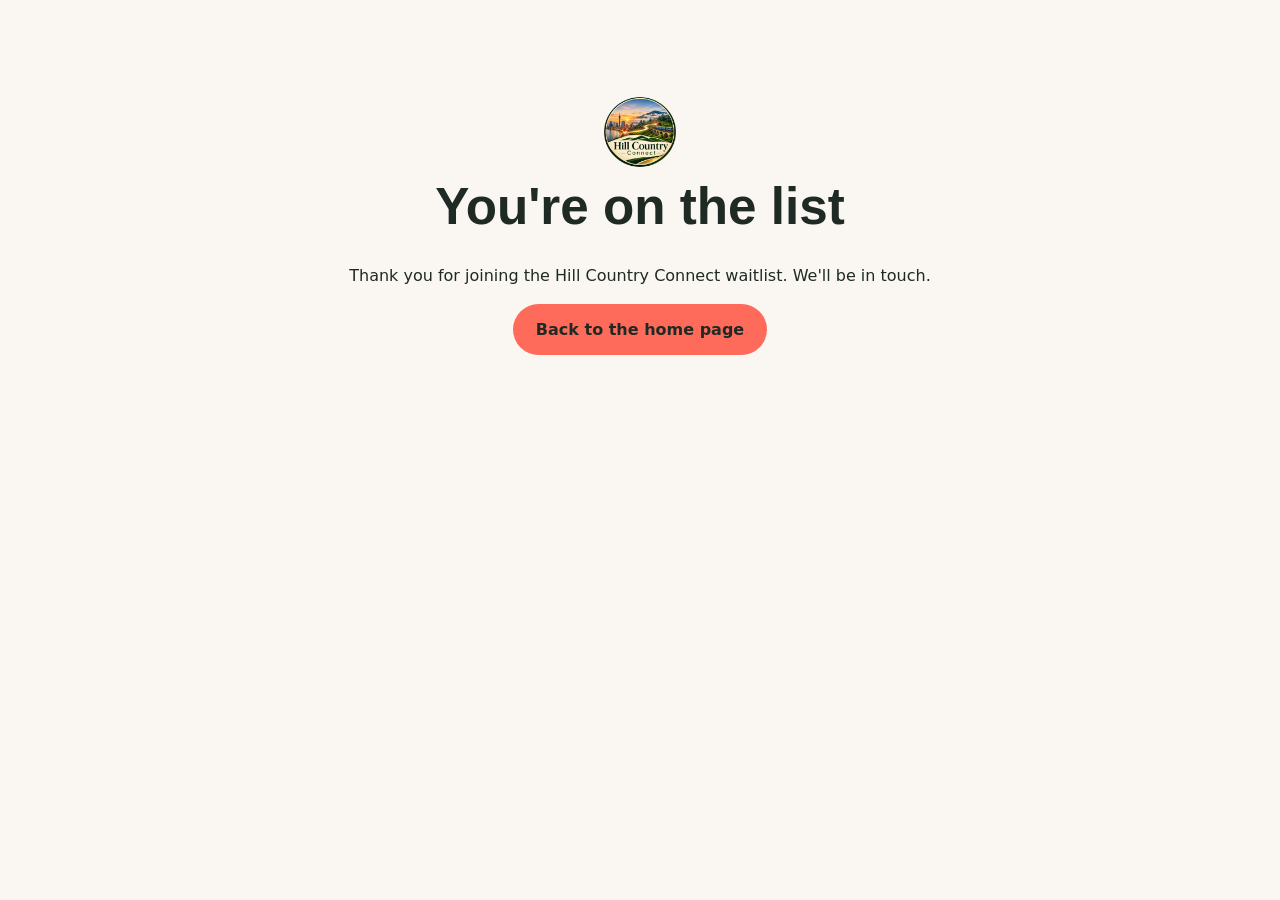
<file: thanks.html>
<!doctype html><html lang="en"><head><meta charset="utf-8"><meta name="viewport" content="width=device-width,initial-scale=1"><title>Thank you | Hill Country Connect</title><link rel="icon" href="favicon.png" ><link rel="stylesheet" href="style.css"></head>
<body><main class="wrap" style="padding:96px 20px;text-align:center"><img src="logo.png" alt="Hill Country Connect logo" width="72" height="72"><h1>You're on the list</h1><p>Thank you for joining the Hill Country Connect waitlist. We'll be in touch.</p><p><a class="btn" href="index.html">Back to the home page</a></p></main></body></html>
</file>
<file: style.css>
:root{--green:#1E5B3A;--coral:#FF6B5B;--coral-text:#B23A2C;--bg:#FAF7F2;--text:#1F2A24;--soft:#E6F0EA;--muted:#4A5650}
*{box-sizing:border-box}
html{scroll-behavior:smooth}
body{margin:0;font-family:Inter,system-ui,sans-serif;font-size:16px;line-height:1.6;color:var(--text);background:var(--bg)}
h1,h2,h3{font-family:Poppins,Inter,sans-serif;font-weight:600;line-height:1.2;margin:0 0 .5em}
h1{font-size:clamp(2rem,5vw,3.2rem)}h2{font-size:clamp(1.6rem,3.5vw,2.2rem)}h3{font-size:1.15rem}
a{color:var(--green)}
.skip{position:absolute;left:-999px;top:0;background:var(--green);color:#fff;padding:.6rem 1rem;z-index:100}
.skip:focus{left:8px;top:8px}
:focus-visible{outline:3px solid var(--text);outline-offset:3px}
.wrap{max-width:1080px;margin:0 auto;padding:0 20px}
section{padding:64px 0}
header.site{background:#fff;border-bottom:1px solid #e3ddd2;position:sticky;top:0;z-index:50}
header.site .wrap{display:flex;align-items:center;justify-content:space-between;gap:16px;min-height:64px;flex-wrap:wrap}
.brand{display:flex;align-items:center;gap:10px;font-family:Poppins,sans-serif;font-weight:600;color:var(--green);text-decoration:none}
.brand img{width:36px;height:36px}
nav ul{list-style:none;display:flex;gap:18px;margin:0;padding:0;flex-wrap:wrap}
nav a{color:var(--text);text-decoration:none;font-weight:500;padding:6px 2px}
nav a:hover{text-decoration:underline}
.btn{display:inline-block;background:var(--coral);color:var(--text);font-weight:600;padding:.8rem 1.4rem;border-radius:999px;text-decoration:none;border:0;font:inherit;font-weight:600;cursor:pointer}
.btn:hover{background:#ff5240}
.btn.alt{background:transparent;border:2px solid var(--green);color:var(--green)}
.hero{background:linear-gradient(180deg,var(--soft),var(--bg));padding:72px 0 56px}
.hero .wrap{display:grid;grid-template-columns:1.1fr .9fr;gap:40px;align-items:center}
.hero p.lead{font-size:1.15rem;color:var(--muted);max-width:34em}
.hero .cta{display:flex;gap:12px;flex-wrap:wrap;margin-top:24px}
.tag{display:inline-block;background:#fff;border:1px solid #cfe0d5;color:var(--green);border-radius:999px;padding:.2rem .8rem;font-size:.85rem;font-weight:600;margin-bottom:14px}
.phone{width:100%;max-width:300px;height:auto;border-radius:28px;box-shadow:0 12px 36px rgba(30,91,58,.25);display:block;margin:0 auto}
.grid{display:grid;gap:20px}
.g3{grid-template-columns:repeat(3,1fr)}.g2{grid-template-columns:repeat(2,1fr)}.g5{grid-template-columns:repeat(5,1fr)}
.card{background:#fff;border:1px solid #e3ddd2;border-radius:16px;padding:22px}
.num{display:inline-grid;place-items:center;width:36px;height:36px;border-radius:50%;background:var(--green);color:#fff;font-weight:700;margin-bottom:10px}
.soft{background:var(--soft)}
.stat{font-family:Poppins,sans-serif;font-size:1.6rem;color:var(--coral-text);font-weight:600}
.shots{display:grid;grid-template-columns:repeat(4,1fr);gap:20px;margin-top:28px}
.shots figure{margin:0;text-align:center}
.shots img{width:100%;height:auto;border-radius:20px;box-shadow:0 8px 24px rgba(0,0,0,.15)}
.shots figcaption{font-size:.9rem;color:var(--muted);margin-top:10px}
.feat{display:grid;grid-template-columns:repeat(3,1fr);gap:16px;margin-top:8px}
form{display:grid;gap:14px;max-width:520px}
label{font-weight:600;display:block;margin-bottom:4px}
input,select{width:100%;padding:.75rem .9rem;border:2px solid #8a948e;border-radius:10px;font:inherit;background:#fff;color:var(--text)}
.check{display:flex;gap:10px;align-items:flex-start;font-weight:400}.check input{width:auto;margin-top:5px}
.hp{position:absolute;left:-9999px}
footer{background:var(--green);color:#fff;padding:48px 0 28px}
footer a{color:#fff}footer h2,footer h3{color:#fff}
footer .cols{display:grid;grid-template-columns:repeat(3,1fr);gap:28px}
footer ul{list-style:none;margin:0;padding:0}
.small{font-size:.9rem;color:var(--muted)}
footer .small{color:#dbeee2}
@media(max-width:860px){.hero .wrap,.g3,.g2,.feat,footer .cols{grid-template-columns:1fr}.g5{grid-template-columns:1fr 1fr}.shots{grid-template-columns:1fr 1fr}section{padding:44px 0}}
@media(max-width:480px){.g5,.shots{grid-template-columns:1fr}}
@media(prefers-reduced-motion:reduce){html{scroll-behavior:auto}}
</file>
